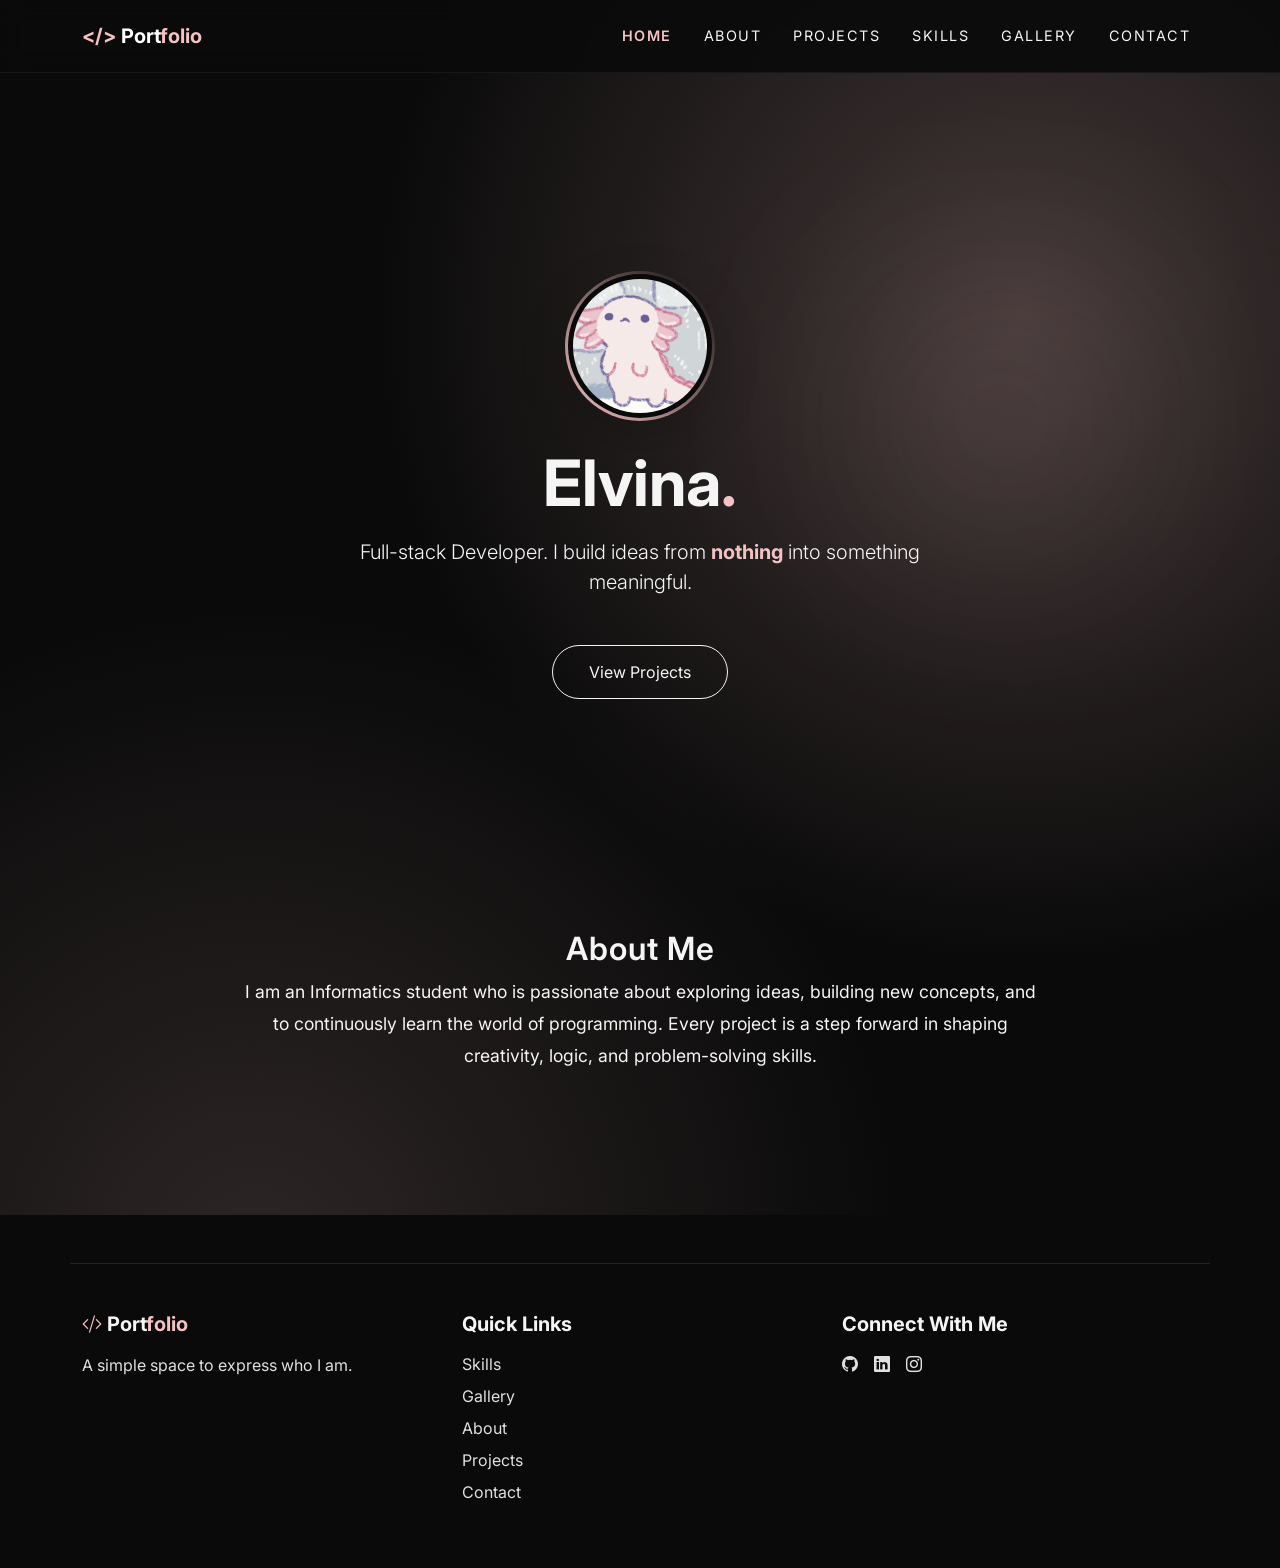
<file: HTML/index.html>
<!DOCTYPE html>
<html lang="en">
<head>
    <meta charset="UTF-8">
    <meta name="viewport" content="width=device-width, initial-scale=1.0">
    <title>Portofolio</title>
    <link href="https://cdn.jsdelivr.net/npm/bootstrap@5.3.0/dist/css/bootstrap.min.css" rel="stylesheet">
    <link href="https://fonts.googleapis.com/css2?family=Inter:wght@300;400;600;800&display=swap" rel="stylesheet">
    <link rel="stylesheet" href="https://cdn.jsdelivr.net/npm/bootstrap-icons@1.11.3/font/bootstrap-icons.min.css">
    <link rel="stylesheet" href="../css/index.css">
</head>
<body>

    <nav class="navbar navbar-expand-lg navbar-dark fixed-top custom-navbar">
        <div class="container">
            <a class="navbar-brand fw-bold" href="index.html">
                <span class="text-accent">&lt;/&gt;</span> Port<span class="text-accent">folio</span>
            </a>
            <button class="navbar-toggler" type="button" data-bs-toggle="collapse" data-bs-target="#navbarNav">
                <span class="navbar-toggler-icon"></span>
            </button>
            <div class="collapse navbar-collapse justify-content-end" id="navbarNav">
                <ul class="navbar-nav gap-3">
                    <li class="nav-item"><a class="nav-link active" href="index.html">Home</a></li>
                    <li class="nav-item"><a class="nav-link" href="about.html">About</a></li>
                    <li class="nav-item"><a class="nav-link" href="projects.html">Projects</a></li>
                    <li class="nav-item"><a class="nav-link" href="skills.html">Skills</a></li>
                    <li class="nav-item"><a class="nav-link" href="gallery.html">Gallery</a></li>
                    <li class="nav-item"><a class="nav-link" href="contact.html">Contact</a></li>
                </ul>
            </div>
        </div>
    </nav>

    <header id="hero">
    <div class="container text-center reveal">
        <div class="profile-wrapper mb-4">
            <img src="../images/photo profile.jpg" alt="Foto Profil" class="profile-img shadow-lg">
        </div>
        <h1 class="display-3 fw-bold name mb-3">
            Elvina<span class="text-accent">.</span>
        </h1>
        <p class="lead tagline mx-auto mb-5" style="max-width: 600px;">
            Full-stack Developer. 
            I build ideas from <span class="text-accent fw-bold">nothing</span> into something meaningful.
        </p>
        <a href="projects.html" class="btn btn-custom btn-lg">View Projects</a>
    </div>
    </header>

    <section id="about" class="section">
    <div class="container text-center">
        <h2 class="reveal">About Me</h2>
        <p class="intro-text mx-auto reveal" style="max-width: 800px;">
            I am an Informatics student who is passionate about exploring ideas, building new concepts, and to continuously learn the world of programming.
            Every project is a step forward in shaping creativity, logic, and problem-solving skills.
        </p>
        
    </div>
    </section>

    <footer class="footer py-5 mt-5">
        <div class="container border-top border-dark pt-5">
            <div class="row gy-4">
                
                <div class="col-12 col-md-4 text-start">
                    <h5 class="fw-bold mb-3">
                        <i class="bi bi-code-slash text-accent"></i> Port<span class="text-accent">folio</span>
                    </h5>
                    <p class="text-secondary pe-md-4">
                        A simple space to express who I am.
                    </p>
                </div>

                <div class="col-12 col-md-4 text-start">
                    <h5 class="fw-bold mb-3">Quick Links</h5>
                    <ul class="list-unstyled footer-links">
                        <li class="mb-2"><a href="skills.html">Skills</a></li>
                        <li class="mb-2"><a href="gallery.html">Gallery</a></li>
                        <li class="mb-2"><a href="about.html">About</a></li>
                        <li class="mb-2"><a href="projects.html">Projects</a></li>
                        <li class="mb-2"><a href="contact.html">Contact</a></li>
                    </ul>
                </div>

                <div class="col-12 col-md-4 text-start">
                    <h5 class="fw-bold mb-3">Connect With Me</h5>
                    <div class="social-icons d-flex gap-3 mt-3">
                        <a href="https://github.com/eangelina04-dev" target="_blank"><i class="bi bi-github"></i></a>
                        <a href="https://www.linkedin.com/in/elvina-angelina-1476b0321/" target="_blank"><i class="bi bi-linkedin"></i></a>
                        <a href="https://www.instagram.com/_elvinangelinaa/" target="_blank"><i class="bi bi-instagram"></i></a>
                    </div>
                </div>

            </div>
        </div>
    </footer>

    <script src="https://cdn.jsdelivr.net/npm/bootstrap@5.3.0/dist/js/bootstrap.bundle.min.js"></script>
    
    <script src="../Js/index.js"></script>
</body>
</html>
</file>
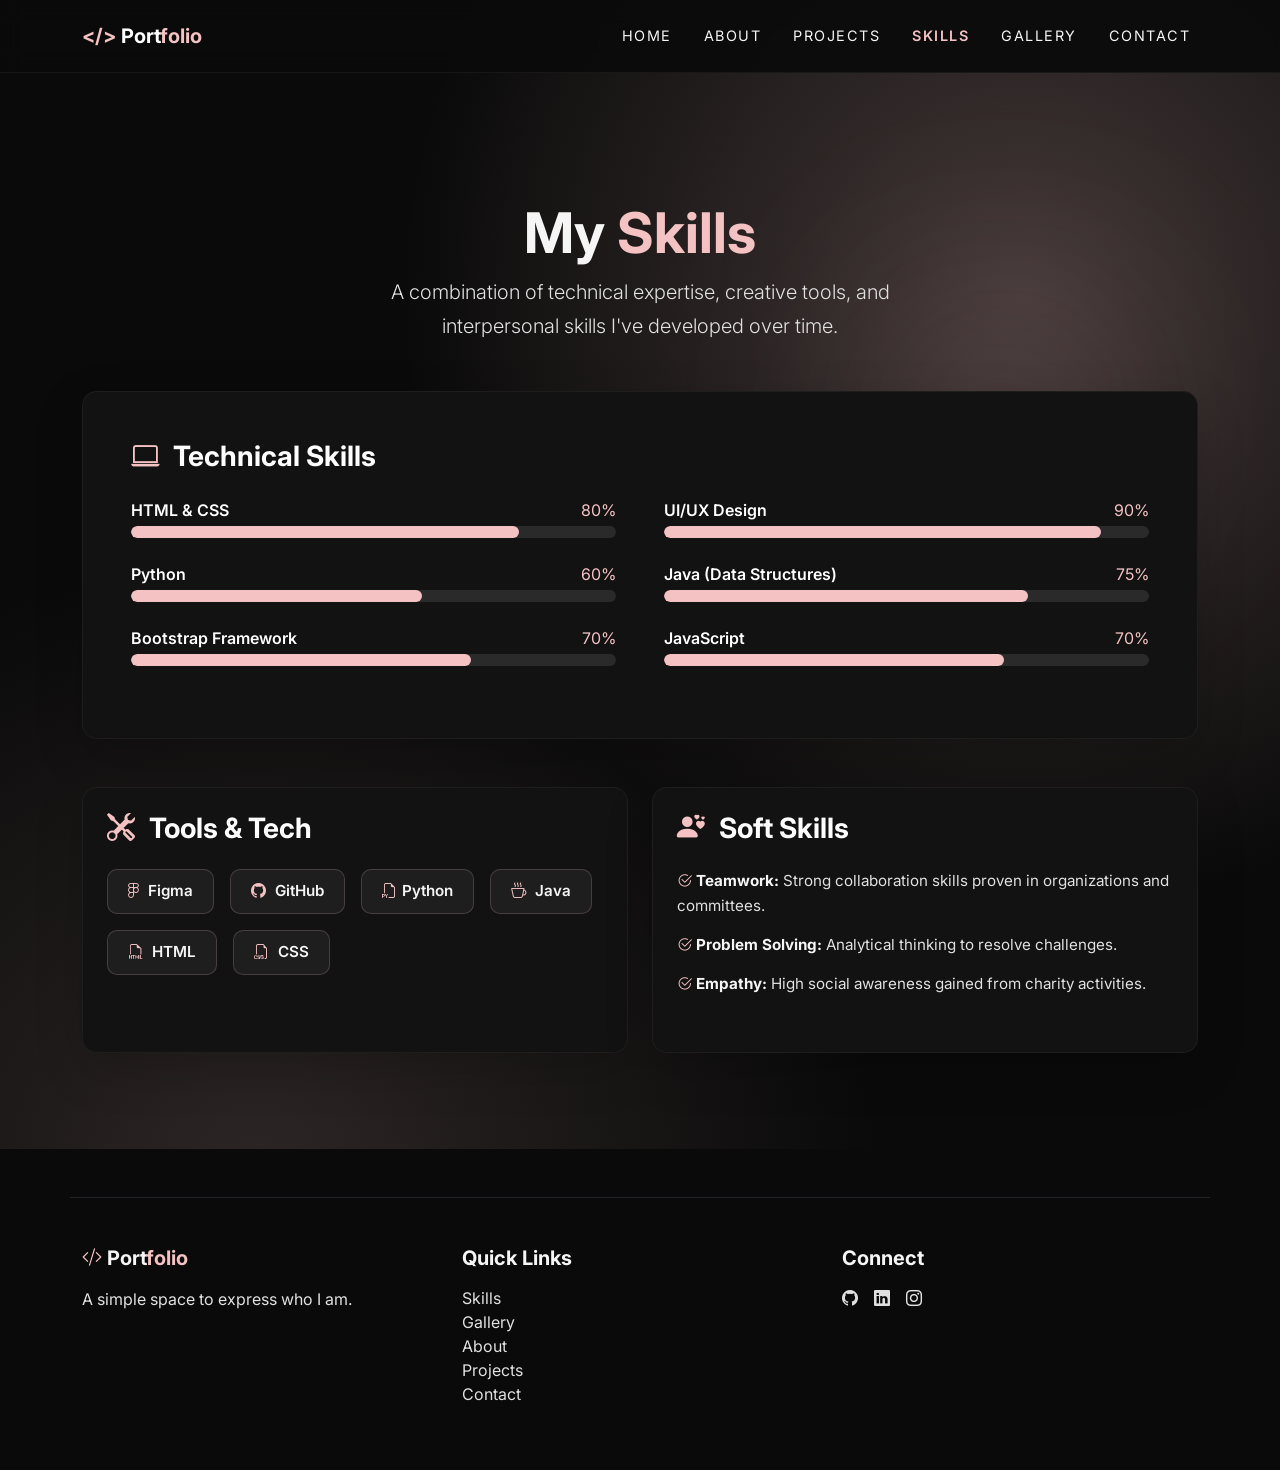
<file: HTML/skills.html>
<!DOCTYPE html>
<html lang="en">
<head>
    <meta charset="UTF-8">
    <meta name="viewport" content="width=device-width, initial-scale=1.0">
    <title>Skills - Portfolio</title>
    <link href="https://cdn.jsdelivr.net/npm/bootstrap@5.3.0/dist/css/bootstrap.min.css" rel="stylesheet">
    <link href="https://fonts.googleapis.com/css2?family=Inter:wght@300;400;600;800&display=swap" rel="stylesheet">
    <link rel="stylesheet" href="https://cdn.jsdelivr.net/npm/bootstrap-icons@1.11.3/font/bootstrap-icons.min.css">
    <link rel="stylesheet" href="https://cdnjs.cloudflare.com/ajax/libs/font-awesome/6.4.0/css/all.min.css">
    <link rel="stylesheet" href="../css/index.css">
    <link rel="stylesheet" href="../css/skills.css">
</head>
<body>

    <nav class="navbar navbar-expand-lg navbar-dark fixed-top custom-navbar">
        <div class="container">
            <a class="navbar-brand fw-bold" href="index.html">
                <span class="text-accent">&lt;/&gt;</span> Port<span class="text-accent">folio</span>
            </a>
            <button class="navbar-toggler" data-bs-toggle="collapse" data-bs-target="#navbarNav">
                <span class="navbar-toggler-icon"></span>
            </button>
            <div id="navbarNav" class="collapse navbar-collapse justify-content-end">
                <ul class="navbar-nav gap-3">
                    <li class="nav-item"><a class="nav-link" href="index.html">Home</a></li>
                    <li class="nav-item"><a class="nav-link" href="about.html">About</a></li>
                    <li class="nav-item"><a class="nav-link" href="projects.html">Projects</a></li>
                    <li class="nav-item"><a class="nav-link active" href="skills.html">Skills</a></li>
                    <li class="nav-item"><a class="nav-link" href="gallery.html">Gallery</a></li>
                    <li class="nav-item"><a class="nav-link" href="contact.html">Contact</a></li>
                </ul>
            </div>
        </div>
    </nav>

    <div class="container mt-5 pt-5 text-center">
        <h1 class="display-4 fw-bold mt-4 reveal">My <span class="text-accent">Skills</span></h1>
        <p class="text-secondary lead mx-auto reveal mb-5" style="max-width: 600px;">
            A combination of technical expertise, creative tools, and interpersonal skills I've developed over time.
        </p>
    </div>

    <section class="container mb-5 reveal">
        <div class="card bg-transparent border-0 skills-card shadow-lg p-4 p-md-5 mb-5">
            <h3 class="fw-bold mb-4 text-white"><i class="bi bi-laptop text-accent me-2"></i> Technical Skills</h3>
            <div class="row g-5">
                
                <div class="col-md-6">
                    <div class="skill-item mb-4">
                        <div class="d-flex justify-content-between mb-1">
                            <span class="fw-semibold text-white">HTML & CSS</span>
                            <span class="text-accent">80%</span>
                        </div>
                        <div class="progress custom-progress">
                            <div class="progress-bar custom-progress-bar" role="progressbar" style="width: 90%;"></div>
                        </div>
                    </div>
                    <div class="skill-item mb-4">
                        <div class="d-flex justify-content-between mb-1">
                            <span class="fw-semibold text-white">Python</span>
                            <span class="text-accent">60%</span>
                        </div>
                        <div class="progress custom-progress">
                            <div class="progress-bar custom-progress-bar" role="progressbar" style="width: 60%;"></div>
                        </div>
                    </div>
                    <div class="skill-item mb-4">
                        <div class="d-flex justify-content-between mb-1">
                            <span class="fw-semibold text-white">Bootstrap Framework</span>
                            <span class="text-accent">70%</span>
                        </div>
                        <div class="progress custom-progress">
                            <div class="progress-bar custom-progress-bar" role="progressbar" style="width: 60%;"></div>
                        </div>
                    </div>
                </div>

                <div class="col-md-6">
                    <div class="skill-item mb-4">
                        <div class="d-flex justify-content-between mb-1">
                            <span class="fw-semibold text-white">UI/UX Design</span>
                            <span class="text-accent">90%</span>
                        </div>
                        <div class="progress custom-progress">
                            <div class="progress-bar custom-progress-bar" role="progressbar" style="width: 88%;"></div>
                        </div>
                    </div>
                    <div class="skill-item mb-4">
                        <div class="d-flex justify-content-between mb-1">
                            <span class="fw-semibold text-white">Java (Data Structures)</span>
                            <span class="text-accent">75%</span>
                        </div>
                        <div class="progress custom-progress">
                            <div class="progress-bar custom-progress-bar" role="progressbar" style="width: 75%;"></div>
                        </div>
                    </div>
                    <div class="skill-item mb-4">
                        <div class="d-flex justify-content-between mb-1">
                            <span class="fw-semibold text-white">JavaScript</span>
                            <span class="text-accent">70%</span>
                        </div>
                        <div class="progress custom-progress">
                            <div class="progress-bar custom-progress-bar" role="progressbar" style="width: 50%;"></div>
                        </div>
                    </div>
                </div>

            </div>
        </div>
    </section>

    <section class="container mb-5 pb-5 reveal">
        <div class="row g-4">
            
            <div class="col-md-6">
                <div class="card bg-transparent border-0 skills-card shadow-lg p-4 h-100">
                    <h3 class="fw-bold mb-4 text-white"><i class="bi bi-tools text-accent me-2"></i> Tools & Tech</h3>
                    <div class="d-flex flex-wrap gap-3">
                        <div class="tool-box"><i class="fa-brands fa-figma"></i> Figma</div>
                        <div class="tool-box"><i class="bi bi-github"></i> GitHub</div>
                        <div class="tool-box"><i class="bi bi-filetype-py"></i>Python</div>
                        <div class="tool-box"><i class="bi bi-cup-hot"></i> Java</div>
                        <div class="tool-box"><i class="bi bi-filetype-html"></i> HTML</div>
                        <div class="tool-box"><i class="bi bi-filetype-css"></i> CSS</div>
                    </div>
                </div>
            </div>

            <div class="col-md-6">
                <div class="card bg-transparent border-0 skills-card shadow-lg p-4 h-100">
                    <h3 class="fw-bold mb-4 text-white"><i class="bi bi-person-hearts text-accent me-2"></i> Soft Skills</h3>
                    <ul class="list-unstyled soft-skills-list">
                        <li><i class="bi bi-check2-circle text-accent"></i> <strong>Teamwork:</strong> Strong collaboration skills proven in organizations and committees.</li>
                        <li><i class="bi bi-check2-circle text-accent"></i> <strong>Problem Solving:</strong> Analytical thinking to resolve challenges.</li>
                        <li><i class="bi bi-check2-circle text-accent"></i> <strong>Empathy:</strong> High social awareness gained from charity activities.</li>
                    </ul>
                </div>
            </div>

        </div>
    </section>

    <footer class="footer py-5 mt-5">
        <div class="container border-top border-dark pt-5">
            <div class="row gy-4">
                <div class="col-12 col-md-4 text-start">
                    <h5 class="fw-bold mb-3"><i class="bi bi-code-slash text-accent"></i> Port<span class="text-accent">folio</span></h5>
                    <p class="text-secondary pe-md-4">A simple space to express who I am.</p>
                </div>
                <div class="col-12 col-md-4 text-start">
                    <h5 class="fw-bold mb-3">Quick Links</h5>
                    <ul class="list-unstyled footer-links">
                        <li><a href="skills.html">Skills</a></li>
                        <li><a href="gallery.html">Gallery</a></li>
                        <li><a href="about.html">About</a></li>
                        <li><a href="projects.html">Projects</a></li>
                        <li><a href="contact.html">Contact</a></li>
                    </ul>
                </div>
                <div class="col-12 col-md-4 text-start">
                    <h5 class="fw-bold mb-3">Connect</h5>
                    <div class="social-icons d-flex gap-3 mt-3">
                        <a href="https://github.com/eangelina04-dev" target="_blank"><i class="bi bi-github"></i></a>
                        <a href="https://www.linkedin.com/in/elvina-angelina-1476b0321/" target="_blank"><i class="bi bi-linkedin"></i></a>
                        <a href="https://www.instagram.com/_elvinangelinaa/" target="_blank"><i class="bi bi-instagram"></i></a>
                    </div>
                </div>
            </div>
        </div>
    </footer>

    <script src="https://cdn.jsdelivr.net/npm/bootstrap@5.3.0/dist/js/bootstrap.bundle.min.js"></script>
    <script src="../Js/skills.js"></script>
</body>
</html>
</file>
<file: css/index.css>
:root {
    --bg-color: #0a0a0a;
    --text-primary: #f5f5f5;
    --text-secondary: #e0e0e0;
    --accent-color: #F4C2C2;
    --font-main: 'Inter', sans-serif;
}

#hero {
    min-height: 90vh;
    display: flex;
    align-items: center;
}

body::before {
    content: "";
    position: fixed;
    width: 300px;
    height: 300px;
    background: radial-gradient(circle, rgba(244,194,194,0.15), transparent);
    top: 30%;
    right: 10%;
    filter: blur(100px);
    z-index: 0;
}

body {
    background:         
    radial-gradient(circle at 80% 20%, rgba(244,194,194,0.25), transparent 40%),
    radial-gradient(circle at 20% 80%, rgba(244,194,194,0.15), transparent 40%),
    #0a0a0a;
    color: var(--text-primary) !important;
    font-family: var(--font-main);
    overflow-x: hidden;
    padding-top: 80px;
}

.text-accent {
    color: var(--accent-color);
}

h2 {
    font-weight: 600;
    letter-spacing: 1px;
}

.intro-text {
    font-size: 1.1rem;
    line-height: 1.8;
}

.text-secondary {
    color: var(--text-secondary) !important;
    line-height: 1.7;
}

.profile-img {
    width: 150px;
    height: 150px;
    border-radius: 50%;
    object-fit: cover;
    border: 3px solid transparent;
    padding: 5px;
    background: linear-gradient(var(--bg-color), var(--bg-color)) padding-box, 
                linear-gradient(45deg, var(--accent-color), #0a0a0a) border-box;
    transition: transform 0.4s ease, box-shadow 0.4s ease;
}

.section {
    padding-top: 40px;
    padding-bottom: 80px;
}

.custom-navbar {
    background: rgba(10, 10, 10, 0.9);
    backdrop-filter: blur(12px);
    padding: 16px 0;
    transition: all 0.3s ease;
    border-bottom: 1px solid rgba(255,255,255,0.05);
}

.navbar-dark .navbar-nav .nav-link {
    color: var(--text-primary);
    font-size: 0.9rem;
    text-transform: uppercase;
    letter-spacing: 1.5px;
    transition: color 0.3s ease;
}

.navbar-dark .navbar-nav .nav-link:hover {
    color: var(--accent-color);
}

.navbar-toggler {
    border-color: transparent; 
}

.nav-link.active {
    color: var(--accent-color) !important;
    font-weight: 600;
}

.btn-custom {
    padding: 14px 36px;
    border: 1px solid var(--text-primary);
    color: var(--text-primary);
    border-radius: 50px;
    font-size: 1rem;
    transition: all 0.4s cubic-bezier(0.165, 0.84, 0.44, 1);
    background: transparent;
}

.btn-custom:hover {
    background-color: var(--accent-color);
    border-color: var(--accent-color);
    color: var(--bg-color);
    box-shadow: 0 0 20px #ecbAbA;
}

.reveal {
    opacity: 0;
    transform: translateY(40px);
    transition: all 0.8s cubic-bezier(0.5, 0, 0, 1);
}

.reveal.active {
    opacity: 1;
    transform: translateY(0);
}

.footer {
    background-color: var(--bg-color);
}

.footer-links a {
    color: var(--text-secondary);
    text-decoration: none;
    transition: color 0.3s ease, padding-left 0.3s ease;
    display: inline-block;
}

.footer-links a:hover {
    color: var(--accent-color);
}

.social-icons a {
    color: var(--text-secondary);
}

.social-icons a:hover {
    color: var(--accent-color);
}
</file>
<file: css/skills.css>
.skills-card {
    background-color: #121212 !important;
    border: 1px solid rgba(255, 255, 255, 0.05) !important;
    border-radius: 15px;
    transition: transform 0.3s ease;
}

.skills-card:hover {
    transform: translateY(-5px);
    box-shadow: 0 10px 25px rgba(244, 194, 194, 0.05) !important;
}

.custom-progress {
    height: 12px;
    background-color: rgba(255, 255, 255, 0.1);
    border-radius: 50px;
    overflow: hidden;
}

.custom-progress-bar {
    background-color: var(--accent-color);
    border-radius: 50px;
    width: 0; 
    transition: width 1.5s cubic-bezier(0.1, 0.5, 0.2, 1); 
}

.tool-box {
    background: rgba(255, 255, 255, 0.05);
    border: 1px solid rgba(244, 194, 194, 0.2);
    color: var(--text-primary);
    padding: 10px 20px;
    border-radius: 10px;
    font-size: 0.95rem;
    font-weight: 600;
    transition: all 0.3s ease;
    cursor: default;
}

.tool-box i {
    margin-right: 5px;
    color: var(--accent-color);
}

.tool-box:hover {
    background: var(--accent-color);
    color: #000;
}

.tool-box:hover i {
    color: #000;
}

.soft-skills-list li {
    color: var(--text-secondary);
    margin-bottom: 15px;
    line-height: 1.6;
    font-size: 0.95rem;
}

.soft-skills-list li strong {
    color: var(--text-primary);
}
</file>
